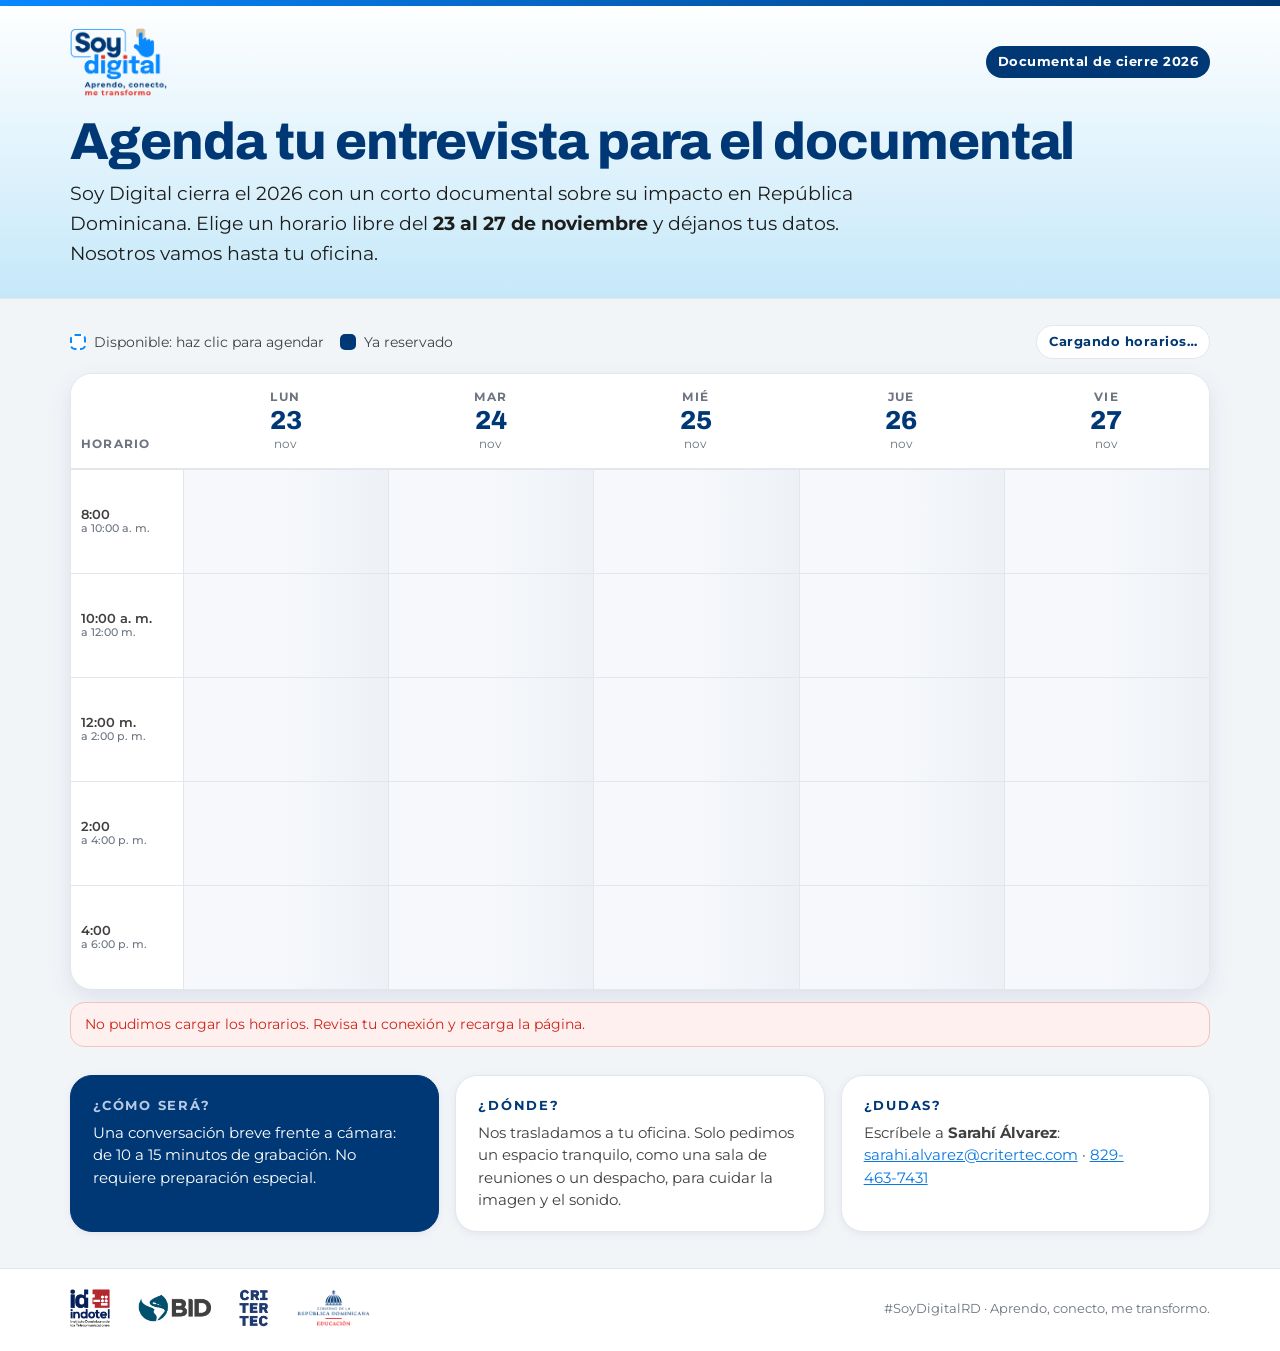
<file: index.html>
<!doctype html>
<html lang="es">
<head>
<meta charset="utf-8">
<meta name="viewport" content="width=device-width, initial-scale=1, viewport-fit=cover">
<title>Agenda tu entrevista · Documental Soy Digital</title>
<meta name="description" content="Elige un horario para tu entrevista del documental de cierre de Soy Digital, del 23 al 27 de noviembre de 2026.">
<meta name="robots" content="noindex">
<link rel="icon" href="assets/soydigital-color-tagline.png">
<link rel="preconnect" href="https://fonts.googleapis.com">
<link rel="preconnect" href="https://fonts.gstatic.com" crossorigin>
<link href="https://fonts.googleapis.com/css2?family=Archivo:wght@700;800&family=Montserrat:wght@400;500;600;700&display=swap" rel="stylesheet">
<link rel="stylesheet" href="styles.css">
</head>
<body>
<header class="hero">
  <div class="wrap">
    <div class="topbar">
      <img src="assets/soydigital-color-tagline.png" alt="Soy Digital">
      <span class="chip">Documental de cierre 2026</span>
    </div>
    <h1>Agenda tu entrevista para el documental</h1>
    <p class="lead">Soy Digital cierra el 2026 con un corto documental sobre su impacto en República Dominicana. Elige un horario libre del <strong>23 al 27 de noviembre</strong> y déjanos tus datos. Nosotros vamos hasta tu oficina.</p>
  </div>
</header>

<main class="wrap">
  <div class="toolbar">
    <div class="legend" aria-label="Leyenda">
      <span><i class="sw free"></i>Disponible: haz clic para agendar</span>
      <span><i class="sw busy"></i>Ya reservado</span>
    </div>
    <span class="chip light" id="count" aria-live="polite"></span>
  </div>

  <div class="days-m" id="daysM" aria-label="Elige un día"></div>
  <section class="cal loading" id="cal" aria-label="Calendario de horarios"></section>
  <div id="loadErr"></div>

  <section class="info" aria-label="Información de la entrevista">
    <div class="card navy">
      <h3>¿Cómo será?</h3>
      <p>Una conversación breve frente a cámara: de 10 a 15 minutos de grabación. No requiere preparación especial.</p>
    </div>
    <div class="card">
      <h3>¿Dónde?</h3>
      <p>Nos trasladamos a tu oficina. Solo pedimos un espacio tranquilo, como una sala de reuniones o un despacho, para cuidar la imagen y el sonido.</p>
    </div>
    <div class="card">
      <h3>¿Dudas?</h3>
      <p id="coord"></p>
    </div>
  </section>
</main>

<footer>
  <div class="wrap">
    <div class="logos">
      <img src="assets/indotel.png" alt="INDOTEL">
      <img src="assets/logo-bid.png" alt="BID" style="height:28px">
      <img src="assets/logo-critertec.png" alt="Critertec">
      <img src="assets/logo-minerd.png" alt="MINERD">
    </div>
    <small>#SoyDigitalRD · Aprendo, conecto, me transformo.</small>
  </div>
</footer>

<dialog id="dlg" aria-labelledby="dlgTitle">
  <form id="form" novalidate>
    <div class="m-head">
      <span class="k">Reservar horario</span>
      <h2 id="dlgTitle"></h2>
      <p id="dlgSub"></p>
      <button type="button" class="m-close" data-close aria-label="Cerrar"></button>
    </div>
    <div class="m-body">
      <div class="fgrid">
        <div class="field full"><label for="f-plan">¿Este horario es tu Plan A o tu Plan B?</label>
          <select id="f-plan" name="plan" required><option value="">Elige una opción</option><option value="A">Plan A</option><option value="B">Plan B</option></select></div>
        <div class="field"><label for="f-nombre">Nombre</label><input id="f-nombre" name="nombre" autocomplete="given-name" required maxlength="80"></div>
        <div class="field"><label for="f-apellido">Apellido</label><input id="f-apellido" name="apellido" autocomplete="family-name" required maxlength="80"></div>
        <div class="field"><label for="f-inst">Institución</label>
          <select id="f-inst" name="inst" required>
            <option value="">Elige una opción</option>
            <option>MINERD</option><option>INFOTEP</option><option>INDOTEL</option><option>Promipyme</option>
            <option value="otra">Otra institución</option>
          </select>
        </div>
        <div class="field"><label for="f-cargo">Cargo <span class="opt">(opcional)</span></label><input id="f-cargo" name="cargo" autocomplete="organization-title" maxlength="120"></div>
        <div class="field full" id="w-otra" hidden><label for="f-otra">Nombre de la institución</label><input id="f-otra" name="otra" autocomplete="organization" maxlength="120"></div>
        <div class="field full" id="w-minerd" hidden><label for="f-minerd">Dirección del MINERD</label><input id="f-minerd" name="direccion_minerd" maxlength="160" placeholder="Ej.: Dirección de Tecnología Educativa, Regional 10"><div class="hint">El área, dirección o regional del MINERD donde trabajas.</div></div>
        <div class="field"><label for="f-tel">Teléfono / WhatsApp</label><input id="f-tel" name="telefono" type="tel" autocomplete="tel" required maxlength="40" placeholder="809-000-0000"></div>
        <div class="field"><label for="f-email">Correo electrónico</label><input id="f-email" name="email" type="email" autocomplete="email" required maxlength="120"></div>
        <div class="field full"><label for="f-lugar">Dirección donde haremos la entrevista</label><input id="f-lugar" name="lugar" autocomplete="street-address" required maxlength="300" placeholder="Calle, número, edificio, piso y ciudad"></div>
        <div class="field full"><label for="f-notas">Comentarios <span class="opt">(opcional)</span></label><textarea id="f-notas" name="notas" maxlength="600" placeholder="Algo que debamos saber para llegar o preparar el espacio"></textarea></div>
      </div>
      <div class="hp" aria-hidden="true"><label>No llenar <input name="website" tabindex="-1" autocomplete="off"></label></div>
      <label class="consent"><input type="checkbox" id="f-ok" required> <span>Autorizo al equipo de Soy Digital a usar estos datos solo para coordinar la entrevista del documental.</span></label>
      <div id="formErr" aria-live="assertive"></div>
    </div>
    <div class="m-foot">
      <button type="button" class="btn ghost" data-close>Cancelar</button>
      <button type="submit" class="btn primary" id="send">Confirmar reserva</button>
    </div>
  </form>
  <div id="done" hidden>
    <div class="done">
      <div class="ok"></div>
      <h2>¡Listo, quedó agendado!</h2>
      <p id="doneTxt"></p>
    </div>
    <div class="m-foot" style="border:0;justify-content:center"><button type="button" class="btn primary" data-close>Volver al calendario</button></div>
  </div>
</dialog>

<script src="config.js"></script>
<script src="app.js"></script>
<script>
(function () {
  var DAYS = SD.range('2026-11-23', '2026-11-27', false);
  var state = { day: null, items: [], loaded: false, pick: null, booked: {} };
  var cal = document.getElementById('cal'), daysM = document.getElementById('daysM');
  var dlg = document.getElementById('dlg'), form = document.getElementById('form'), done = document.getElementById('done');
  var C = SD.cfg.COORDINACION || {};
  SD.demoBanner();
  document.querySelectorAll('.m-close').forEach(function (b) { b.innerHTML = SD.ICON.x; });
  document.querySelector('.done .ok').innerHTML = SD.ICON.check;
  document.getElementById('coord').innerHTML = 'Escríbele a <strong>' + SD.esc(C.nombre) + '</strong>: <a href="mailto:' + SD.esc(C.email) + '">' + SD.esc(C.email) + '</a> · <a href="tel:' + SD.esc(String(C.telefono || '').replace(/[^\d+]/g, '')) + '">' + SD.esc(C.telefono) + '</a>';

  // En móvil, abrir en el primer día con cupos o en hoy
  function find(f, s) { return state.items.filter(function (r) { return r.fecha === f && r.franja === s; })[0]; }

  function cell(fecha, s) {
    var r = find(fecha, s.id);
    if (r) return '<div class="slot busy" aria-label="Reservado por ' + SD.esc(r.entidad) + '"><span class="k">Reservado</span><span class="t">' + SD.esc(r.entidad) + '</span></div>';
    if (SD.isPast(fecha, s.id)) return '<div class="slot free past" aria-disabled="true"><span class="k">Cerrado</span></div>';
    return '<button type="button" class="slot free" data-f="' + fecha + '" data-s="' + s.id + '" aria-label="Agendar ' + SD.longDate(fecha) + ', ' + SD.slotLabel(s.id) + '"><span class="k">Disponible</span><span class="cta">' + SD.ICON.plus + 'Agendar</span></button>';
  }
  function render() {
    SD.renderGrid(cal, DAYS, cell, state);
    SD.renderDayPicker(daysM, DAYS, state, function (d) { state.day = d; render(); });
    var free = 0;
    DAYS.forEach(function (d) { SD.SLOTS.forEach(function (s) { if (!find(d, s.id) && !SD.isPast(d, s.id)) free++; }); });
    document.getElementById('count').textContent = state.loaded ? free + (free === 1 ? ' horario disponible' : ' horarios disponibles') : 'Cargando horarios…';
  }
  function load(quiet) {
    return SD.api.getPublic().then(function (res) {
      state.items = res.items || []; state.loaded = true;
      cal.classList.remove('loading'); document.getElementById('loadErr').innerHTML = '';
      render();
    }).catch(function () {
      if (!quiet) document.getElementById('loadErr').innerHTML = '<div class="alert err">No pudimos cargar los horarios. Revisa tu conexión y recarga la página.</div>';
    });
  }

  cal.addEventListener('click', function (e) {
    var b = e.target.closest('button.slot.free'); if (!b) return;
    state.pick = { fecha: b.dataset.f, franja: b.dataset.s };
    document.getElementById('dlgTitle').textContent = SD.longDate(state.pick.fecha);
    document.getElementById('dlgSub').textContent = SD.slotLabel(state.pick.franja) + ' · Entrevista documental';
    form.hidden = false; done.hidden = true; document.getElementById('formErr').innerHTML = '';
    form.querySelectorAll('.invalid').forEach(function (x) { x.classList.remove('invalid'); });
    SD.openDialog(dlg);
    setTimeout(function () { document.getElementById('f-nombre').focus(); }, 50);
  });
  dlg.addEventListener('click', function (e) { if (e.target.closest('[data-close]') || e.target === dlg) SD.closeDialog(dlg); });

  var inst = document.getElementById('f-inst');
  inst.addEventListener('change', function () {
    document.getElementById('w-minerd').hidden = inst.value !== 'MINERD';
    document.getElementById('w-otra').hidden = inst.value !== 'otra';
  });

  form.addEventListener('submit', function (e) {
    e.preventDefault();
    var err = document.getElementById('formErr'); err.innerHTML = '';
    var v = function (n) { return (form.elements[n].value || '').trim(); };
    var need = ['plan', 'nombre', 'apellido', 'inst', 'telefono', 'email', 'lugar'];
    if (inst.value === 'MINERD') need.push('direccion_minerd');
    if (inst.value === 'otra') need.push('otra');
    var bad = [];
    form.querySelectorAll('.invalid').forEach(function (x) { x.classList.remove('invalid'); });
    need.forEach(function (n) { if (!v(n)) bad.push(n); });
    if (v('email') && !/^[^@\s]+@[^@\s]+\.[^@\s]+$/.test(v('email'))) bad.push('email');
    bad.forEach(function (n) { form.elements[n].closest('.field').classList.add('invalid'); });
    if (bad.length) { err.innerHTML = '<div class="alert err">Revisa los campos marcados en rojo.</div>'; form.elements[bad[0]].focus(); return; }
    if (!document.getElementById('f-ok').checked) { err.innerHTML = '<div class="alert err">Necesitamos tu autorización para guardar estos datos.</div>'; return; }

    var plan = v('plan');
    var data = {
      plan: plan,
      fecha: state.pick.fecha, franja: state.pick.franja, nombre: v('nombre'), apellido: v('apellido'), cargo: v('cargo'),
      entidad: inst.value === 'otra' ? v('otra') : inst.value, direccion_minerd: inst.value === 'MINERD' ? v('direccion_minerd') : '',
      telefono: v('telefono'), email: v('email'), lugar: v('lugar'), notas: v('notas'), website: v('website')
    };
    var btn = document.getElementById('send'); btn.disabled = true; btn.textContent = 'Reservando…';
    SD.api.book(data).then(function () {
      var other = plan === 'A' ? 'B' : 'A';
      document.getElementById('doneTxt').innerHTML = 'Tu <strong>Plan ' + plan + '</strong> quedó para el ' + SD.esc(SD.longDate(data.fecha)) + ', de ' + SD.esc(SD.slotLabel(data.franja)).replace(/\.$/, '') + '.' +
        (state.booked[other] ? '<br><br>Ya tienes tus dos horarios. Nuestro equipo te contactará para confirmar cuál queda.' : '<br><br>Ahora elige tu <strong>Plan ' + other + '</strong>: haz clic en otro horario libre. Tus datos ya quedan llenos.');
      state.booked[plan] = true;
      form.hidden = true; done.hidden = false;
      form.elements.plan.value = state.booked[other] ? '' : other;
      load(true);
    }).catch(function (ex) {
      err.innerHTML = '<div class="alert err">' + SD.esc(ex.message) + (ex.code === 'taken' ? ' Elige otro horario, por favor.' : '') + '</div>';
      if (ex.code === 'taken') load(true);
    }).then(function () { btn.disabled = false; btn.textContent = 'Confirmar reserva'; });
  });

  render(); load();
  setInterval(function () { if (!document.hidden && !dlg.open) load(true); }, 60000);
  document.addEventListener('visibilitychange', function () { if (!document.hidden) load(true); });
})();
</script>
</body>
</html>
</file>
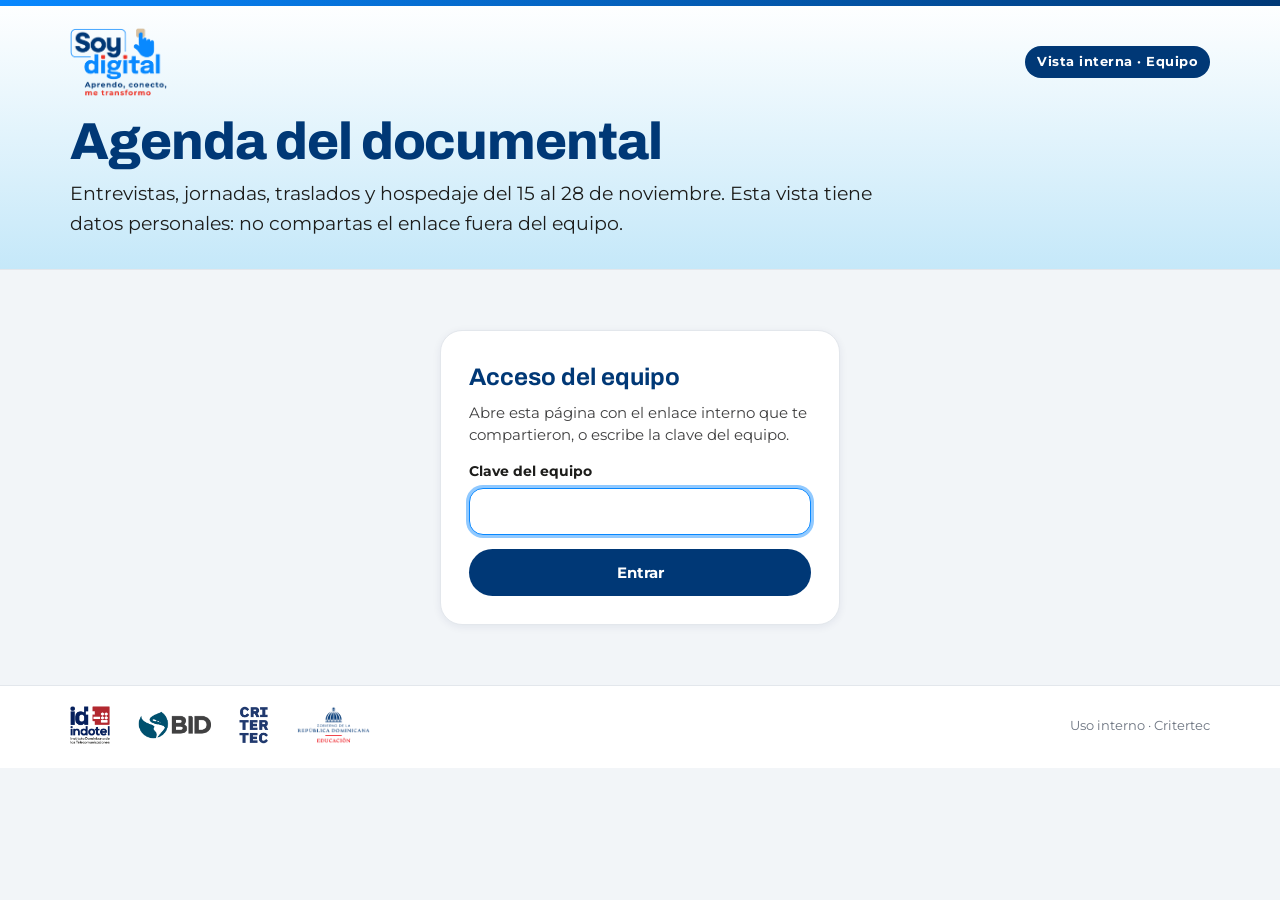
<file: equipo.html>
<!doctype html>
<html lang="es">
<head>
<meta charset="utf-8">
<meta name="viewport" content="width=device-width, initial-scale=1, viewport-fit=cover">
<title>Agenda interna · Documental Soy Digital</title>
<meta name="robots" content="noindex, nofollow">
<meta name="referrer" content="no-referrer">
<link rel="icon" href="assets/soydigital-color-tagline.png">
<link rel="preconnect" href="https://fonts.googleapis.com">
<link rel="preconnect" href="https://fonts.gstatic.com" crossorigin>
<link href="https://fonts.googleapis.com/css2?family=Archivo:wght@700;800&family=Montserrat:wght@400;500;600;700&display=swap" rel="stylesheet">
<link rel="stylesheet" href="styles.css">
</head>
<body>
<header class="hero">
  <div class="wrap">
    <div class="topbar">
      <img src="assets/soydigital-color-tagline.png" alt="Soy Digital">
      <span class="chip" id="lockChip">Vista interna · Equipo</span>
    </div>
    <h1>Agenda del documental</h1>
    <p class="lead">Entrevistas, jornadas, traslados y hospedaje del 15 al 28 de noviembre. Esta vista tiene datos personales: no compartas el enlace fuera del equipo.</p>
  </div>
</header>

<main class="wrap" id="app" hidden>
  <div class="toolbar">
    <div class="seg" role="group" aria-label="Semana" id="weekSeg">
      <button type="button" data-w="1">15 – 21 nov</button>
      <button type="button" data-w="2">23 – 28 nov</button>
    </div>
    <div class="legend">
      <span><i class="sw busy"></i>Entrevista</span>
      <span><i class="sw jor"></i>Jornada de grabación</span>
      <span><i class="sw tra"></i>Traslado</span>
      <span><i class="sw tri"></i>Traslado internacional</span>
      <span><i class="sw hos"></i>Hospedaje</span>
      <span><i class="sw free"></i>Libre</span>
    </div>
    <div style="display:flex;gap:8px;flex-wrap:wrap">
      <div class="seg" role="group" aria-label="Vista" id="viewSeg">
        <button type="button" data-v="cal">Calendario</button>
        <button type="button" data-v="list">Lista</button>
      </div>
      <button type="button" class="btn ghost sm" id="refresh">Actualizar</button>
    </div>
  </div>

  <div id="calWrap">
    <div class="days-m" id="daysM" aria-label="Elige un día"></div>
    <section class="cal loading" id="cal" aria-label="Calendario"></section>
  </div>
  <section id="listWrap" hidden>
    <div class="cal">
      <div style="display:flex;justify-content:space-between;align-items:center;gap:12px;padding:14px 16px;border-bottom:1px solid var(--sd-gray-200);flex-wrap:wrap">
        <strong style="color:var(--sd-navy)" id="listCount"></strong>
        <button type="button" class="btn ghost sm" id="csv">Descargar CSV</button>
      </div>
      <div class="scroll-x" id="list"></div>
    </div>
  </section>
  <div id="loadErr"></div>
</main>

<div class="wrap lock" id="lock" hidden>
  <div class="card">
    <h2>Acceso del equipo</h2>
    <p style="margin:0 0 14px">Abre esta página con el enlace interno que te compartieron, o escribe la clave del equipo.</p>
    <form id="lockForm" class="field">
      <label for="k">Clave del equipo</label>
      <input id="k" autocomplete="off" spellcheck="false">
      <div id="lockErr"></div>
      <button class="btn primary" style="margin-top:14px;width:100%">Entrar</button>
    </form>
  </div>
</div>

<footer>
  <div class="wrap">
    <div class="logos">
      <img src="assets/indotel.png" alt="INDOTEL">
      <img src="assets/logo-bid.png" alt="BID" style="height:28px">
      <img src="assets/logo-critertec.png" alt="Critertec">
      <img src="assets/logo-minerd.png" alt="MINERD">
    </div>
    <small>Uso interno · Critertec</small>
  </div>
</footer>

<dialog id="dlg" aria-labelledby="dlgTitle">
  <form id="form" novalidate>
    <div class="m-head">
      <span class="k" id="dlgKicker"></span>
      <h2 id="dlgTitle"></h2>
      <p id="dlgSub"></p>
      <button type="button" class="m-close" data-close aria-label="Cerrar"></button>
    </div>
    <div class="m-body">
      <div class="fgrid">
        <div class="field"><label for="e-tipo">Tipo</label>
          <select id="e-tipo" name="tipo"></select></div>
        <div class="field"><label for="e-entidad">Entidad</label><input id="e-entidad" name="entidad" list="entidades" required maxlength="120">
          <datalist id="entidades"><option>MINERD</option><option>INFOTEP</option><option>INDOTEL</option><option>Promipyme</option><option>BID</option><option>Critertec</option><option>PREPARA</option><option>Secundaria +14</option><option>Satélite</option><option>Equipo Soy Digital</option><option>Réplica</option><option>MINERD Docentes</option><option>Backup</option></datalist></div>
        <div class="field"><label for="e-plan">Plan <span class="opt">(entrevistas)</span></label>
          <select id="e-plan" name="plan"><option value="">Sin plan</option><option value="A">Plan A</option><option value="B">Plan B</option></select></div>
        <div class="field"></div>
        <div class="field"><label for="e-fecha">Fecha</label><select id="e-fecha" name="fecha"></select></div>
        <div class="field"><label for="e-franja">Horario</label><select id="e-franja" name="franja"></select></div>
        <div class="field full"><label for="e-actividad">Actividad <span class="opt">(opcional)</span></label><input id="e-actividad" name="actividad" maxlength="160" placeholder="Ej.: Grabación de jornada en el Politécnico de Santiago"></div>
        <div class="field"><label for="e-nombre">Nombre del contacto <span class="opt">(opcional)</span></label><input id="e-nombre" name="nombre" maxlength="80"></div>
        <div class="field"><label for="e-apellido">Apellido <span class="opt">(opcional)</span></label><input id="e-apellido" name="apellido" maxlength="80"></div>
        <div class="field"><label for="e-cargo">Cargo <span class="opt">(opcional)</span></label><input id="e-cargo" name="cargo" maxlength="120"></div>
        <div class="field"><label for="e-minerd">Dirección del MINERD <span class="opt">(si aplica)</span></label><input id="e-minerd" name="direccion_minerd" maxlength="160"></div>
        <div class="field"><label for="e-tel">Teléfono <span class="opt">(opcional)</span></label><input id="e-tel" name="telefono" type="tel" maxlength="40"></div>
        <div class="field"><label for="e-email">Correo <span class="opt">(opcional)</span></label><input id="e-email" name="email" type="email" maxlength="120"></div>
        <div class="field full"><label for="e-lugar">Lugar / dirección <span class="opt">(opcional)</span></label><input id="e-lugar" name="lugar" maxlength="300"></div>
        <div class="field full"><label for="e-notas">Notas <span class="opt">(opcional)</span></label><textarea id="e-notas" name="notas" maxlength="600"></textarea></div>
      </div>
      <div id="formErr" aria-live="assertive"></div>
    </div>
    <div class="m-foot">
      <button type="button" class="btn danger" id="del" hidden>Eliminar</button>
      <span class="spacer"></span>
      <button type="button" class="btn ghost" data-close>Cancelar</button>
      <button type="submit" class="btn primary" id="save">Guardar</button>
    </div>
  </form>
</dialog>

<script src="config.js"></script>
<script src="app.js"></script>
<script>
(function () {
  var W1 = ['2026-11-15'].concat(SD.range('2026-11-16', '2026-11-21', true)), W2 = SD.range('2026-11-23', '2026-11-28', true);
  var ALL = W1.concat(W2);
  var state = { week: '1', view: 'cal', day: null, items: [], editing: null };
  var KEY = '';
  var $ = function (id) { return document.getElementById(id); };
  var cal = $('cal'), dlg = $('dlg'), form = $('form');
  SD.demoBanner();
  document.querySelectorAll('.m-close').forEach(function (b) { b.innerHTML = SD.ICON.x; });

  // Semana inicial: la que contiene hoy, o la segunda si ya pasó la primera
  var today = new Date(); var t = today.getFullYear() * 10000 + (today.getMonth() + 1) * 100 + today.getDate();
  if (t >= 20261122) state.week = '2';

  /* ---------- Clave ---------- */
  function readKey() {
    var m = (location.hash || '').match(/k=([^&]+)/);
    if (m) {
      var k = decodeURIComponent(m[1]);
      try { localStorage.setItem('sd-agenda-key', k); } catch (e) { }
      history.replaceState(null, '', location.pathname + location.search);
      return k;
    }
    try { return localStorage.getItem('sd-agenda-key') || ''; } catch (e) { return ''; }
  }
  function showLock(msg) {
    $('app').hidden = true; $('lock').hidden = false;
    $('lockErr').innerHTML = msg ? '<div class="alert err">' + SD.esc(msg) + '</div>' : (SD.api.demo ? '<div class="alert info">Modo demostración: la clave es <strong>demo</strong>.</div>' : '');
    setTimeout(function () { $('k').focus(); }, 50);
  }
  $('lockForm').addEventListener('submit', function (e) {
    e.preventDefault(); KEY = $('k').value.trim(); if (!KEY) return;
    try { localStorage.setItem('sd-agenda-key', KEY); } catch (err) { }
    load();
  });

  /* ---------- Datos ---------- */
  function find(f, s) { return state.items.filter(function (r) { return r.fecha === f && r.franja === s; })[0]; }
  function load(quiet) {
    if (!KEY) return showLock();
    return SD.api.getTeam(KEY).then(function (res) {
      state.items = res.items || [];
      $('lock').hidden = true; $('app').hidden = false; cal.classList.remove('loading'); $('loadErr').innerHTML = '';
      render();
    }).catch(function (ex) {
      if (/clave/i.test(ex.message)) { try { localStorage.removeItem('sd-agenda-key'); } catch (e) { } KEY = ''; return showLock('La clave no es válida. Pide el enlace actualizado.'); }
      if (!quiet) $('loadErr').innerHTML = '<div class="alert err">No pudimos cargar la agenda. Revisa tu conexión y pulsa Actualizar.</div>';
    });
  }

  /* ---------- Render ---------- */
  function cell(fecha, s) {
    var r = find(fecha, s.id);
    if (!r) return '<button type="button" class="slot free" data-f="' + fecha + '" data-s="' + s.id + '" aria-label="Agregar en ' + SD.longDate(fecha) + ', ' + SD.slotLabel(s.id) + '"><span class="cta">' + SD.ICON.plus + 'Agregar</span></button>';
    var person = [r.nombre, r.apellido].filter(Boolean).join(' ');
    var T = SD.type(r.tipo), cls = 'slot ' + T.cls;
    var k = SD.esc(T.label) + (r.tipo === 'entrevista' && r.origen === 'publico' ? ' · web' : '') + (r.plan ? '<span class="pl">PLAN ' + SD.esc(r.plan) + '</span>' : '');
    return '<button type="button" class="' + cls + '" data-id="' + SD.esc(r.id) + '"><span class="k">' + k + '</span><span class="t">' + SD.esc(r.entidad) + '</span>' +
      (r.actividad && r.tipo !== 'entrevista' ? '<span class="s">' + SD.esc(r.actividad) + '</span>' : '') +
      (person ? '<span class="s">' + SD.esc(person) + '</span>' : '') +
      (r.telefono ? '<span class="s">' + SD.esc(r.telefono) + '</span>' : '') + '</button>';
  }
  function render() {
    var days = state.week === '1' ? W1 : W2;
    document.querySelectorAll('#weekSeg button').forEach(function (b) { b.setAttribute('aria-pressed', b.dataset.w === state.week); });
    document.querySelectorAll('#viewSeg button').forEach(function (b) { b.setAttribute('aria-pressed', b.dataset.v === state.view); });
    $('calWrap').hidden = state.view !== 'cal'; $('listWrap').hidden = state.view !== 'list';
    $('weekSeg').style.visibility = state.view === 'cal' ? 'visible' : 'hidden';
    if (state.view === 'cal') {
      SD.renderGrid(cal, days, cell, state, SD.TEAM_SLOTS);
      SD.renderDayPicker($('daysM'), days, state, function (d) { state.day = d; render(); });
    } else renderList();
  }
  function sorted() { return state.items.slice().sort(function (a, b) { return (a.fecha + a.franja).localeCompare(b.fecha + b.franja); }); }
  function renderList() {
    var rows = sorted();
    $('listCount').textContent = rows.length + (rows.length === 1 ? ' actividad agendada' : ' actividades agendadas');
    if (!rows.length) { $('list').innerHTML = '<div class="empty">Aún no hay nada agendado.</div>'; return; }
    $('list').innerHTML = '<table class="list"><thead><tr><th>Fecha</th><th>Horario</th><th>Tipo</th><th>Entidad</th><th>Contacto</th><th>Teléfono</th><th>Correo</th><th>Lugar</th></tr></thead><tbody>' +
      rows.map(function (r) {
        var i = SD.dayInfo(r.fecha);
        return '<tr data-id="' + SD.esc(r.id) + '"><td>' + i.dowS + ' ' + i.day + '</td><td style="white-space:nowrap">' + SD.esc(SD.slotLabel(r.franja)) + '</td><td>' +
          '<span class="tag t-' + SD.esc(SD.type(r.tipo).id) + '">' + SD.esc(SD.type(r.tipo).label) + '</span>' + (r.plan ? ' <span class="tag ' + (r.plan === 'A' ? 'pa' : 'pb') + '">Plan ' + SD.esc(r.plan) + '</span>' : '') + (r.origen === 'publico' ? ' <span class="tag pub">Web</span>' : '') +
          '</td><td><strong>' + SD.esc(r.entidad) + '</strong>' + (r.direccion_minerd ? '<br><small>' + SD.esc(r.direccion_minerd) + '</small>' : '') + (r.actividad && r.tipo !== 'entrevista' ? '<br><small>' + SD.esc(r.actividad) + '</small>' : '') +
          '</td><td>' + SD.esc([r.nombre, r.apellido].filter(Boolean).join(' ')) + (r.cargo ? '<br><small>' + SD.esc(r.cargo) + '</small>' : '') +
          '</td><td style="white-space:nowrap">' + (r.telefono ? '<a href="tel:' + SD.esc(r.telefono.replace(/[^\d+]/g, '')) + '">' + SD.esc(r.telefono) + '</a>' : '') +
          '</td><td>' + (r.email ? '<a href="mailto:' + SD.esc(r.email) + '">' + SD.esc(r.email) + '</a>' : '') + '</td><td>' + SD.esc(r.lugar) + '</td></tr>';
      }).join('') + '</tbody></table>';
  }

  /* ---------- Modal ---------- */
  $('e-fecha').innerHTML = ALL.map(function (d) { return '<option value="' + d + '">' + SD.longDate(d) + '</option>'; }).join('');
  $('e-tipo').innerHTML = SD.TYPES.map(function (t) { return '<option value="' + t.id + '">' + t.label + '</option>'; }).join('');
  $('e-franja').innerHTML = SD.TEAM_SLOTS.map(function (s) { return '<option value="' + s.id + '">' + SD.slotLabel(s.id) + '</option>'; }).join('');
  var FIELDS = ['tipo', 'plan', 'entidad', 'fecha', 'franja', 'actividad', 'nombre', 'apellido', 'cargo', 'direccion_minerd', 'telefono', 'email', 'lugar', 'notas'];

  function openEditor(item, fecha, franja) {
    state.editing = item ? item.id : null;
    form.reset(); $('formErr').innerHTML = '';
    var src = item || { tipo: (fecha >= '2026-11-23' ? 'entrevista' : 'jornada'), fecha: fecha, franja: franja };
    FIELDS.forEach(function (f) { if (src[f] != null) form.elements[f].value = src[f]; });
    var twin = item && item.grupo ? state.items.filter(function (r) { return r.grupo === item.grupo && r.id !== item.id; })[0] : null;
    $('dlgKicker').textContent = (item ? (item.origen === 'publico' ? 'Agendado desde la web' : 'Editar actividad') : 'Nueva actividad') +
      (twin ? ' · Su Plan ' + (twin.plan || '') + ': ' + SD.dayInfo(twin.fecha).dowS + ' ' + SD.dayInfo(twin.fecha).day + ', ' + SD.slotLabel(twin.franja) : '');
    $('dlgTitle').textContent = SD.longDate(form.elements.fecha.value);
    $('dlgSub').textContent = SD.slotLabel(form.elements.franja.value);
    $('del').hidden = !item;
    SD.openDialog(dlg);
    setTimeout(function () { $('e-entidad').focus(); }, 50);
  }
  ['fecha', 'franja'].forEach(function (n) {
    form.elements[n].addEventListener('change', function () { $('dlgTitle').textContent = SD.longDate(form.elements.fecha.value); $('dlgSub').textContent = SD.slotLabel(form.elements.franja.value); });
  });
  document.addEventListener('click', function (e) {
    var b = e.target.closest('#cal .slot, #list tr[data-id]'); if (!b) return;
    if (b.dataset.id) openEditor(state.items.filter(function (r) { return r.id === b.dataset.id; })[0]);
    else openEditor(null, b.dataset.f, b.dataset.s);
  });
  dlg.addEventListener('click', function (e) { if (e.target.closest('[data-close]') || e.target === dlg) SD.closeDialog(dlg); });

  form.addEventListener('submit', function (e) {
    e.preventDefault();
    var item = { id: state.editing || '' };
    FIELDS.forEach(function (f) { item[f] = (form.elements[f].value || '').trim(); });
    if (!item.entidad) { $('formErr').innerHTML = '<div class="alert err">Indica la entidad.</div>'; $('e-entidad').focus(); return; }
    var btn = $('save'); btn.disabled = true; btn.textContent = 'Guardando…';
    SD.api.save(KEY, item).then(function () { SD.closeDialog(dlg); SD.toast('Guardado'); return load(true); })
      .catch(function (ex) { $('formErr').innerHTML = '<div class="alert err">' + SD.esc(ex.message) + '</div>'; })
      .then(function () { btn.disabled = false; btn.textContent = 'Guardar'; });
  });
  $('del').addEventListener('click', function () {
    if (!state.editing || !confirm('¿Eliminar esta actividad? El horario quedará libre otra vez.')) return;
    SD.api.remove(KEY, state.editing).then(function () { SD.closeDialog(dlg); SD.toast('Eliminado: el horario quedó libre'); return load(true); })
      .catch(function (ex) { $('formErr').innerHTML = '<div class="alert err">' + SD.esc(ex.message) + '</div>'; });
  });

  /* ---------- Controles ---------- */
  $('weekSeg').addEventListener('click', function (e) { var b = e.target.closest('button'); if (b) { state.week = b.dataset.w; state.day = null; render(); } });
  $('viewSeg').addEventListener('click', function (e) { var b = e.target.closest('button'); if (b) { state.view = b.dataset.v; render(); } });
  $('refresh').addEventListener('click', function () { load().then(function () { SD.toast('Agenda actualizada'); }); });
  $('csv').addEventListener('click', function () {
    var cols = ['fecha', 'franja', 'tipo', 'plan', 'entidad', 'actividad', 'nombre', 'apellido', 'cargo', 'direccion_minerd', 'telefono', 'email', 'lugar', 'notas', 'origen'];
    var csv = '﻿' + cols.join(',') + '\n' + sorted().map(function (r) { return cols.map(function (c) { return '"' + String(c === 'franja' ? SD.slotLabel(r[c]) : (r[c] || '')).replace(/"/g, '""') + '"'; }).join(','); }).join('\n');
    var a = document.createElement('a'); a.href = URL.createObjectURL(new Blob([csv], { type: 'text/csv;charset=utf-8' }));
    a.download = 'agenda-documental-soy-digital.csv'; document.body.appendChild(a); a.click(); a.remove();
  });

  KEY = readKey();
  load();
  setInterval(function () { if (!document.hidden && !dlg.open && KEY) load(true); }, 60000);
})();
</script>
</body>
</html>
</file>
<file: styles.css>
/* Agenda · Documental Soy Digital — basado en el Soy Digital Design System */
:root {
  --sd-navy-900: #00205c; --sd-navy-800: #002f6b; --sd-navy: #003876;
  --sd-azure: #0988ff; --sd-azure-600: #0a78e0; --sd-sky-300: #9ccfff; --sd-sky-100: #c5e8f9;
  --sd-red: #ed3124; --sd-red-600: #cf2418; --sd-sand: #d7c09f; --sd-sand-100: #f3ece0;
  --sd-ink: #1d1d1b; --sd-slate: #404041; --sd-gray-500: #6c7480; --sd-gray-300: #c7ccd3;
  --sd-gray-200: #e3e7ec; --sd-gray-100: #f2f5f8; --sd-paper: #ffffff;
  --success: #1f8a4c;
  --font-display: "Archivo", "Montserrat", system-ui, sans-serif;
  --font-body: "Montserrat", system-ui, -apple-system, "Segoe UI", sans-serif;
  --shadow-sm: 0 2px 8px rgba(0, 32, 92, .07);
  --shadow-md: 0 8px 24px rgba(0, 32, 92, .09);
  --shadow-lg: 0 18px 48px rgba(0, 32, 92, .16);
  --focus: 0 0 0 3px rgba(9, 136, 255, .45);
  --ease: cubic-bezier(.32, .72, .32, 1);
  --rule: linear-gradient(90deg, var(--sd-azure), var(--sd-navy));
}
@media (prefers-reduced-motion: reduce) { * { transition: none !important; animation: none !important; } }
* { box-sizing: border-box; }
html { -webkit-text-size-adjust: 100%; }
body { margin: 0; background: var(--sd-gray-100); color: var(--sd-slate); font-family: var(--font-body); font-size: 16px; line-height: 1.55; }
a { color: var(--sd-azure-600); }
button, input, select, textarea { font: inherit; }
:focus-visible { outline: none; box-shadow: var(--focus); }
.wrap { max-width: 1180px; margin: 0 auto; padding: 0 20px; }

/* Header */
.hero { background: linear-gradient(180deg, #fff 0%, var(--sd-sky-100) 100%); border-bottom: 1px solid var(--sd-gray-200); }
.hero::before { content: ""; display: block; height: 6px; background: var(--rule); }
.hero .wrap { padding-top: 22px; padding-bottom: 30px; }
.topbar { display: flex; align-items: center; justify-content: space-between; gap: 16px; flex-wrap: wrap; }
.topbar img { height: 68px; width: auto; display: block; }
.eyebrow { display: inline-flex; align-items: center; gap: 8px; font-size: 12.5px; font-weight: 700; letter-spacing: .14em; text-transform: uppercase; color: var(--sd-navy); }
.eyebrow::before { content: ""; width: 18px; height: 3px; border-radius: 3px; background: var(--sd-azure); }
h1 { font-family: var(--font-display); font-weight: 800; color: var(--sd-navy); letter-spacing: -.02em; line-height: 1.06; font-size: clamp(2rem, 1.3rem + 3vw, 3.25rem); margin: 18px 0 10px; text-wrap: balance; }
.lead { font-size: clamp(1.02rem, .95rem + .35vw, 1.2rem); color: var(--sd-ink); max-width: 62ch; margin: 0; text-wrap: pretty; }
.chip { display: inline-flex; align-items: center; gap: 6px; padding: 6px 12px; border-radius: 99px; background: var(--sd-navy); color: #fff; font-size: 12.5px; font-weight: 700; letter-spacing: .04em; }
.chip.light { background: #fff; color: var(--sd-navy); border: 1px solid var(--sd-gray-200); }

/* Toolbar */
.toolbar { display: flex; align-items: center; justify-content: space-between; gap: 12px 20px; flex-wrap: wrap; margin: 26px 0 14px; }
.legend { display: flex; gap: 16px; flex-wrap: wrap; font-size: 13.5px; color: var(--sd-slate); }
.legend span { display: inline-flex; align-items: center; gap: 8px; }
.sw { width: 16px; height: 16px; border-radius: 5px; display: inline-block; }
.sw.free { background: #fff; border: 2px dashed var(--sd-azure); }
.sw.busy { background: var(--sd-navy); }
.sw.jor { background: var(--sd-sand); }
.sw.tra { background: var(--sd-sky-100); border: 2px solid var(--sd-azure); }
.sw.tri { background: var(--sd-azure-600); }
.sw.hos { background: #e6f4ec; border: 2px solid var(--success); }
.seg { display: inline-flex; background: #fff; border: 1px solid var(--sd-gray-200); border-radius: 99px; padding: 4px; gap: 2px; }
.seg button { border: 0; background: transparent; padding: 7px 14px; border-radius: 99px; color: var(--sd-navy); font-weight: 600; font-size: 14px; cursor: pointer; }
.seg button[aria-pressed="true"] { background: var(--sd-navy); color: #fff; }

/* Calendar */
.cal { background: #fff; border-radius: 22px; box-shadow: var(--shadow-md); overflow: hidden; border: 1px solid var(--sd-gray-200); }
.grid { display: grid; grid-template-columns: 112px repeat(var(--cols), minmax(0, 1fr)); }
.grid > .hd { padding: 14px 10px; text-align: center; border-bottom: 1px solid var(--sd-gray-200); background: #fff; position: sticky; top: 0; z-index: 1; }
.hd .dow { font-size: 12px; font-weight: 700; letter-spacing: .12em; text-transform: uppercase; color: var(--sd-gray-500); }
.hd .day { font-family: var(--font-display); font-weight: 800; font-size: 26px; color: var(--sd-navy); line-height: 1.1; }
.hd .mon { font-size: 12px; color: var(--sd-gray-500); }
.hd.corner { text-align: left; display: flex; align-items: flex-end; font-size: 12px; font-weight: 700; color: var(--sd-gray-500); letter-spacing: .1em; text-transform: uppercase; }
.time { padding: 10px; border-top: 1px solid var(--sd-gray-200); font-size: 13px; color: var(--sd-slate); font-weight: 600; display: flex; flex-direction: column; justify-content: center; line-height: 1.3; }
.time small { color: var(--sd-gray-500); font-weight: 500; }
.cell { border-top: 1px solid var(--sd-gray-200); border-left: 1px solid var(--sd-gray-200); padding: 8px; min-height: 104px; display: flex; }
.slot { flex: 1; border-radius: 14px; padding: 10px 12px; text-align: left; border: 0; cursor: pointer; display: flex; flex-direction: column; gap: 4px; transition: transform .2s var(--ease), box-shadow .2s var(--ease), background .2s var(--ease); min-width: 0; }
.slot .k { font-size: 11px; font-weight: 700; letter-spacing: .12em; text-transform: uppercase; }
.slot .t { font-weight: 700; font-size: 14.5px; line-height: 1.25; overflow-wrap: anywhere; }
.slot .s { font-size: 12.5px; line-height: 1.35; overflow-wrap: anywhere; }
.slot.free { background: #fff; border: 2px dashed var(--sd-sky-300); color: var(--sd-navy); align-items: flex-start; justify-content: center; }
.slot.free .k { color: var(--sd-azure-600); }
.slot.free .cta { display: inline-flex; align-items: center; gap: 6px; font-weight: 700; font-size: 14px; }
.slot.free:hover { border: 2px solid var(--sd-azure); background: #f5faff; transform: translateY(-2px); box-shadow: var(--shadow-sm); }
.slot.busy { background: var(--sd-navy); color: #fff; cursor: default; }
.slot.busy .k { color: #b9cae3; }
.slot.busy.team { cursor: pointer; }
.slot.busy.team:hover { background: var(--sd-navy-800); transform: translateY(-2px); box-shadow: var(--shadow-sm); }
.slot.jor { background: var(--sd-sand-100); color: var(--sd-ink); border-left: 5px solid var(--sd-sand); }
.slot.jor .k { color: #7a6337; }
.slot.jor:hover { background: #efe4d2; }
.slot.tra { background: var(--sd-sky-100); color: var(--sd-navy); border-left: 5px solid var(--sd-azure); }
.slot.tra .k { color: var(--sd-azure-600); }
.slot.tri { background: var(--sd-azure-600); color: #fff; }
.slot.tri .k { color: #dceeff; }
.slot.hos { background: #e6f4ec; color: var(--sd-ink); border-left: 5px solid var(--success); }
.slot.hos .k { color: var(--success); }
.slot.tra:hover, .slot.tri:hover, .slot.hos:hover { transform: translateY(-2px); box-shadow: var(--shadow-sm); }
.slot.past { opacity: .55; cursor: not-allowed; }
.slot svg { width: 16px; height: 16px; flex: none; }
.loading .slot { visibility: hidden; }
.loading .cell { background: linear-gradient(90deg, #f6f8fb 25%, #edf1f6 50%, #f6f8fb 75%); background-size: 200% 100%; animation: sh 1.4s infinite; }
@keyframes sh { to { background-position: -200% 0; } }

/* Mobile day picker */
.days-m { display: none; gap: 8px; overflow-x: auto; padding: 4px 2px 12px; scrollbar-width: none; }
.days-m button { flex: none; border: 1px solid var(--sd-gray-200); background: #fff; border-radius: 16px; padding: 8px 12px; min-width: 64px; cursor: pointer; color: var(--sd-navy); text-align: center; }
.days-m button b { display: block; font-family: var(--font-display); font-size: 22px; line-height: 1.1; }
.days-m button span { font-size: 11px; font-weight: 700; letter-spacing: .1em; text-transform: uppercase; color: var(--sd-gray-500); }
.days-m button[aria-pressed="true"] { background: var(--sd-navy); color: #fff; border-color: var(--sd-navy); }
.days-m button[aria-pressed="true"] span { color: #b9cae3; }
@media (max-width: 760px) {
  .days-m { display: flex; }
  .grid { grid-template-columns: 96px minmax(0, 1fr); }
  .grid > .hd:not(.corner):not(.on), .grid > .cell:not(.on) { display: none; }
  .cell { min-height: 88px; }
  .topbar img { height: 54px; }
}

/* Info cards */
.info { display: grid; grid-template-columns: repeat(3, minmax(0, 1fr)); gap: 16px; margin: 28px 0; }
.card { background: #fff; border-radius: 22px; padding: 20px 22px; box-shadow: var(--shadow-sm); border: 1px solid var(--sd-gray-200); }
.card.navy { background: var(--sd-navy); color: #fff; border-color: var(--sd-navy); }
.card h3 { margin: 0 0 6px; font-size: 12.5px; letter-spacing: .14em; text-transform: uppercase; color: var(--sd-navy); }
.card.navy h3 { color: #b9cae3; }
.card p { margin: 0; font-size: 14.5px; text-wrap: pretty; }
.card.navy a { color: #fff; }
@media (max-width: 860px) { .info { grid-template-columns: 1fr; } }

footer { border-top: 1px solid var(--sd-gray-200); background: #fff; margin-top: 36px; }
footer .wrap { display: flex; align-items: center; justify-content: space-between; gap: 24px; flex-wrap: wrap; padding-top: 20px; padding-bottom: 24px; }
footer .logos { display: flex; align-items: center; gap: 28px; flex-wrap: wrap; }
footer .logos img { height: 38px; width: auto; display: block; }
footer small { color: var(--sd-gray-500); }

/* Buttons */
.btn { display: inline-flex; align-items: center; justify-content: center; gap: 8px; border-radius: 99px; padding: 12px 22px; border: 0; font-weight: 700; font-size: 15px; cursor: pointer; transition: background .2s var(--ease); text-decoration: none; }
.btn.primary { background: var(--sd-navy); color: #fff; }
.btn.primary:hover { background: var(--sd-navy-800); }
.btn.primary:disabled { background: var(--sd-gray-300); cursor: progress; }
.btn.ghost { background: transparent; color: var(--sd-navy); border: 1px solid var(--sd-gray-300); }
.btn.ghost:hover { background: var(--sd-gray-100); }
.btn.danger { background: transparent; color: var(--sd-red-600); border: 1px solid #f3c2bd; }
.btn.danger:hover { background: #fdf0ef; }
.btn.sm { padding: 8px 14px; font-size: 13.5px; }

/* Modal */
dialog { border: 0; padding: 0; border-radius: 24px; width: min(620px, calc(100vw - 24px)); max-height: calc(100dvh - 24px); box-shadow: var(--shadow-lg); color: var(--sd-slate); }
dialog::backdrop { background: rgba(0, 32, 92, .45); backdrop-filter: blur(3px); }
dialog[open] { animation: pop .25s var(--ease); }
@keyframes pop { from { opacity: 0; transform: translateY(12px) scale(.98); } }
.m-head { position: relative; background: var(--sd-navy); color: #fff; padding: 22px 24px 20px; }
.m-head::before { content: ""; position: absolute; inset: 0 0 auto 0; height: 5px; background: var(--rule); }
.m-head .k { font-size: 12px; font-weight: 700; letter-spacing: .14em; text-transform: uppercase; color: #b9cae3; }
.m-head h2 { font-family: var(--font-display); font-weight: 800; font-size: 24px; letter-spacing: -.01em; margin: 6px 0 2px; line-height: 1.15; }
.m-head p { margin: 0; color: #dce6f4; font-size: 14.5px; }
.m-close { position: absolute; top: 14px; right: 14px; width: 38px; height: 38px; border-radius: 50%; border: 0; background: rgba(255, 255, 255, .12); color: #fff; cursor: pointer; display: grid; place-items: center; }
.m-close:hover { background: rgba(255, 255, 255, .22); }
.m-body { padding: 20px 24px 8px; overflow: auto; }
.m-foot { padding: 14px 24px 22px; display: flex; gap: 10px; justify-content: flex-end; flex-wrap: wrap; border-top: 1px solid var(--sd-gray-200); }
.m-foot .spacer { flex: 1; }
.fgrid { display: grid; grid-template-columns: 1fr 1fr; gap: 14px; }
.fgrid .full { grid-column: 1 / -1; }
@media (max-width: 560px) { .fgrid { grid-template-columns: 1fr; } }
.field label { display: block; font-size: 13.5px; font-weight: 700; color: var(--sd-ink); margin-bottom: 6px; }
.field label .opt { font-weight: 500; color: var(--sd-gray-500); }
.field input, .field select, .field textarea { width: 100%; border: 1.5px solid var(--sd-gray-300); border-radius: 14px; padding: 11px 13px; background: #fff; color: var(--sd-ink); font-size: 15px; transition: border-color .15s; }
.field textarea { min-height: 76px; resize: vertical; }
.field input:focus, .field select:focus, .field textarea:focus { border-color: var(--sd-azure); outline: none; box-shadow: var(--focus); }
.field .hint { font-size: 12.5px; color: var(--sd-gray-500); margin-top: 4px; }
.field.invalid input, .field.invalid select { border-color: var(--sd-red-600); }
.plan { background: var(--sd-gray-100); border: 1px solid var(--sd-gray-200); border-radius: 18px; padding: 14px 16px 16px; margin-bottom: 18px; }
.plan-q { margin: 0 0 10px; font-weight: 600; color: var(--sd-ink); font-size: 14.5px; }
.plan-opts { display: grid; grid-template-columns: 1fr 1fr; gap: 10px; margin-bottom: 14px; }
.plan-opts label { position: relative; cursor: pointer; }
.plan-opts input { position: absolute; opacity: 0; inset: 0; margin: 0; cursor: pointer; }
.plan-opts span { display: block; background: #fff; border: 2px solid var(--sd-gray-300); border-radius: 14px; padding: 10px 14px; font-size: 13px; color: var(--sd-gray-500); transition: all .15s var(--ease); }
.plan-opts span b { display: block; font-family: var(--font-display); font-size: 18px; color: var(--sd-navy); }
.plan-opts input:checked + span { border-color: var(--sd-navy); background: var(--sd-navy); color: #dce6f4; }
.plan-opts input:checked + span b { color: #fff; }
.plan-opts input:focus-visible + span { box-shadow: var(--focus); }
.tag.pa { background: var(--sd-navy); color: #fff; }
.tag.pb { background: var(--sd-gray-200); color: var(--sd-navy); }
.slot .pl { display: inline-block; font-size: 10.5px; font-weight: 700; letter-spacing: .08em; padding: 1px 7px; border-radius: 99px; background: rgba(255,255,255,.18); margin-left: 4px; }
.consent { display: flex; gap: 10px; align-items: flex-start; font-size: 13px; color: var(--sd-slate); margin: 16px 0 6px; }
.consent input { margin-top: 3px; width: 18px; height: 18px; accent-color: var(--sd-navy); flex: none; }
.alert { border-radius: 14px; padding: 11px 14px; font-size: 14px; margin-top: 12px; }
.alert.err { background: #fdf0ef; color: var(--sd-red-600); border: 1px solid #f3c2bd; }
.alert.info { background: #eef6ff; color: var(--sd-navy); border: 1px solid var(--sd-sky-300); }
.hp { position: absolute; left: -9999px; width: 1px; height: 1px; overflow: hidden; }
.done { text-align: center; padding: 30px 24px 10px; }
.done .ok { width: 64px; height: 64px; border-radius: 50%; background: #e6f4ec; color: var(--success); display: grid; place-items: center; margin: 0 auto 12px; }
.done h2 { font-family: var(--font-display); color: var(--sd-navy); font-size: 26px; margin: 0 0 8px; }
.done p { margin: 0 auto; max-width: 42ch; }
.dl { display: grid; grid-template-columns: 130px 1fr; gap: 8px 14px; margin: 0; font-size: 14.5px; }
.dl dt { color: var(--sd-gray-500); font-weight: 600; }
.dl dd { margin: 0; color: var(--sd-ink); overflow-wrap: anywhere; }

/* Banner, toast */
.banner { background: #fff8e6; border-bottom: 1px solid #f1dfaa; color: #6b5313; font-size: 13.5px; text-align: center; padding: 8px 16px; }
.toast { position: fixed; left: 50%; bottom: 24px; transform: translateX(-50%) translateY(20px); background: var(--sd-ink); color: #fff; padding: 12px 18px; border-radius: 14px; font-size: 14px; opacity: 0; pointer-events: none; transition: all .25s var(--ease); z-index: 50; max-width: calc(100vw - 32px); }
.toast.show { opacity: 1; transform: translateX(-50%) translateY(0); }

/* Team list */
.list { width: 100%; border-collapse: collapse; background: #fff; font-size: 14px; }
.list th { text-align: left; font-size: 11.5px; letter-spacing: .1em; text-transform: uppercase; color: var(--sd-gray-500); padding: 12px; border-bottom: 1px solid var(--sd-gray-200); white-space: nowrap; }
.list td { padding: 12px; border-bottom: 1px solid var(--sd-gray-200); vertical-align: top; color: var(--sd-ink); }
.list tr:hover td { background: #f8fafc; cursor: pointer; }
.tag { display: inline-block; font-size: 11px; font-weight: 700; letter-spacing: .08em; text-transform: uppercase; padding: 3px 9px; border-radius: 99px; }
.tag.ent { background: var(--sd-sky-100); color: var(--sd-navy); }
.tag.jor, .tag.t-jornada { background: var(--sd-sand-100); color: #7a6337; }
.tag.t-entrevista { background: var(--sd-sky-100); color: var(--sd-navy); }
.tag.t-traslado { background: #eef6ff; color: var(--sd-azure-600); border: 1px solid var(--sd-sky-300); }
.tag.t-traslado_int { background: var(--sd-azure-600); color: #fff; }
.tag.t-hospedaje { background: #e6f4ec; color: var(--success); }
.tag.pub { background: #e6f4ec; color: var(--success); }
.scroll-x { overflow-x: auto; }
.empty { padding: 40px 20px; text-align: center; color: var(--sd-gray-500); }

/* Lock screen */
.lock { max-width: 440px; margin: 60px auto; }
.lock .card { padding: 28px; }
.lock h2 { font-family: var(--font-display); color: var(--sd-navy); margin: 0 0 6px; }
</file>
